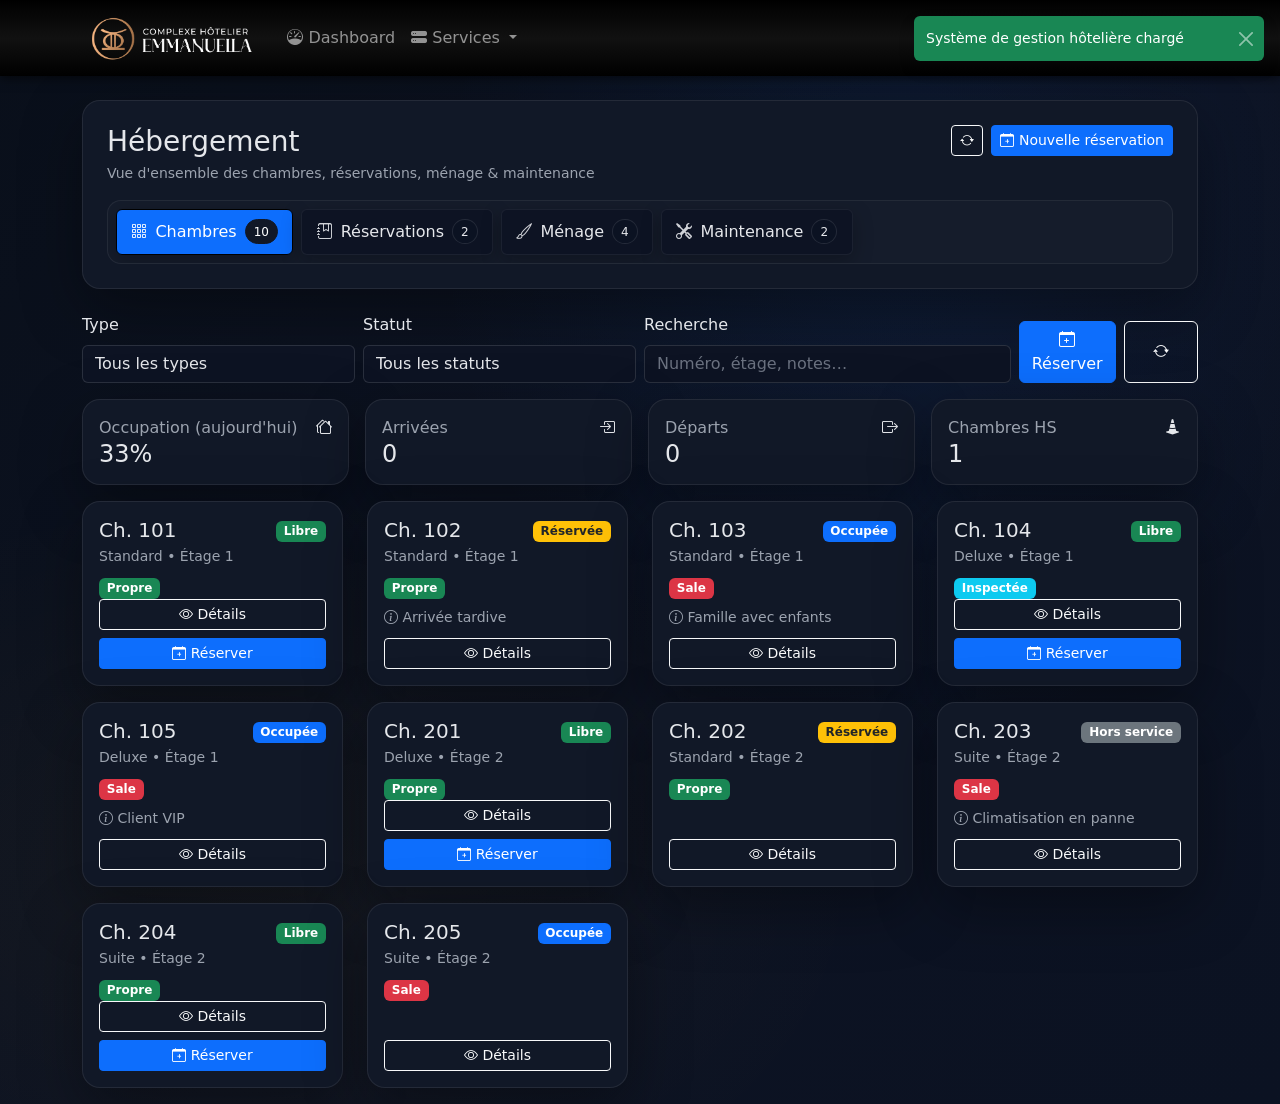
<file: hebergement.html>
<!DOCTYPE html>
<html lang="fr">
<head>
  <meta charset="UTF-8" />
  <meta name="viewport" content="width=device-width, initial-scale=1" />
  <title>Hébergement – Complexe Hôtelier Emmanuella</title>

  <!-- Favicon -->
  <link rel="icon" type="image/png" href="favicon.png">

  <!-- Icônes -->
  <link rel="stylesheet" href="https://cdn.jsdelivr.net/npm/bootstrap-icons@1.11.3/font/bootstrap-icons.css">

  <!-- Bootstrap CSS -->
  <link href="https://cdn.jsdelivr.net/npm/bootstrap@5.3.3/dist/css/bootstrap.min.css" rel="stylesheet" crossorigin="anonymous" />

  <!-- Styles globaux (navbar noire brillante + UI sombre luxe + fond harmonisé) -->
  <style>
    :root{
      --brand: #0d6efd;               /* bleu des boutons */
      --bg0: #090f1a;                 /* fond profond */
      --bg1: #0d1323;                 /* navy sombre (cartes/inputs) */
      --bg2: #0b1222;                 /* variation pour le dégradé */
      --glowBlue: rgba(13,110,253,.08);  /* halo bleu discret */
      --glowGold: rgba(255,193,7,.045);  /* halo doré discret (rappel hover navbar) */
    }

    /* ===== Fond global harmonisé avec toute l’UI ===== */
    body{
      min-height: 100vh;
      background:
        radial-gradient(60% 80% at 70% 20%, var(--glowBlue), transparent 60%),
        radial-gradient(80% 60% at 20% 80%, var(--glowGold), transparent 60%),
        linear-gradient(135deg, var(--bg0) 0%, var(--bg1) 55%, var(--bg2) 100%);
      background-blend-mode: screen, screen, normal;
      color: #e5e7eb;
    }

    /* ===== Navbar noire brillante ===== */
    .navbar{
      background: linear-gradient(180deg, #000 0%, #111 50%, #000 100%);
      box-shadow: 0 2px 10px rgba(0,0,0,.6);
    }
    .navbar-brand img{ height:50px; width:auto; transition: transform .3s ease; }
    .navbar-brand img:hover{ transform: scale(1.05); }
    .navbar .nav-link{ font-weight:500; transition: color .3s ease; }
    .navbar .nav-link:hover{ color:#ffc107 !important; }
    .dropdown-menu{ background:#111; border:none; box-shadow:0 10px 30px rgba(0,0,0,.4); }
    .dropdown-item{ color:#fff; transition: background-color .3s ease, color .3s ease; }
    .dropdown-item:hover{ background:#222; color:#ffc107; }

    /* ===== Cartes / modals sombres réutilisables ===== */
    .card-dark{
      background:#111827;
      border:1px solid rgba(255,255,255,.08);
      border-radius:18px;
      box-shadow:0 20px 60px rgba(0,0,0,.35);
      color:#e5e7eb;
    }
    .text-muted-2{ color:#9ca3af !important; }

    /* ===== Inputs sombres ===== */
    .form-control, .form-select{
      background:#0d1323; color:#e5e7eb; border:1px solid rgba(255,255,255,.12);
    }
    .form-control::placeholder{ color:#6b7280; }
    .form-control:focus, .form-select:focus{
      border-color:var(--brand); box-shadow:0 0 0 .25rem rgba(13,110,253,.25);
    }
    .input-group-text{
      background:#0d1323; color:#9ca3af; border:1px solid rgba(255,255,255,.12);
    }

    /* ===== Boutons ===== */
    .btn-brand{ background:var(--brand); border-color:var(--brand); color:#fff; }
    .btn-brand:hover{ filter:brightness(.95); }
    .btn-outline-light:hover{ color:#000; background:#ffc107; border-color:#ffc107; }

    /* ===== Table sombre (harmonisée) ===== */
    .table-dark-custom{
      --bs-table-bg:#0b1222; --bs-table-striped-bg:#0f1a31; --bs-table-color:#e5e7eb;
    }
    .table-dark-custom th, .table-dark-custom td{ border-color: rgba(255,255,255,.08); }

    /* ===== List group sombre ===== */
    .list-group-dark .list-group-item{
      background:#0d1323; color:#e5e7eb; border:1px solid rgba(255,255,255,.08);
    }

    /* ===== Offcanvas sombre ===== */
    .offcanvas-dark{
      background:#111827; color:#e5e7eb; border-left:1px solid rgba(255,255,255,.08);
    }

    /* ===== Onglets (pills) – version “rail” responsive ===== */
    .tabs-rail{
      display:flex;
      gap:.5rem;
      overflow-x:auto;
      -webkit-overflow-scrolling:touch;
      padding:.5rem;
      scrollbar-width:none;
      border-radius:14px;
      background: rgba(255,255,255,0.02);
      border:1px solid rgba(255,255,255,.06);
    }
    .tabs-rail::-webkit-scrollbar{ display:none; }

    .tab-pill{
      display:flex; align-items:center; gap:.5rem;
      white-space:nowrap;
      padding:.6rem .9rem;
      border-radius:999px;
      background:#0d1323;
      border:1px solid rgba(255,255,255,.06);
      color:#e5e7eb;
      font-weight:500;
      box-shadow: 0 6px 20px rgba(0,0,0,.25);
    }
    .tab-pill .bi{ font-size:1rem; opacity:.9; }
    .tab-pill .tab-count{
      background:#0b1222;
      border:1px solid rgba(255,255,255,.1);
      color:#e5e7eb;
      padding:.15rem .5rem;
      border-radius:999px;
      font-size:.75rem;
    }
    .tab-pill:hover{ color:#ffc107; }
    .tab-pill.active{
      background:#000;
      border-color:#000;
      color:#fff;
    }
    .tab-pill.active .tab-count{
      background:#111827; border-color:#111827; color:#fff;
    }

    /* Sections transparentes (évite “plaques” plus claires) */
    header, main, footer, section{ background: transparent; }

    /* Toasts au-dessus des modals */
    .toast-container{ z-index:1080; }
  </style>
</head>
<body>
  <!-- =========================================== -->
  <!-- BARRE DE NAVIGATION PRINCIPALE -->
  <!-- =========================================== -->
  <nav class="navbar navbar-expand-lg navbar-dark sticky-top">
    <div class="container">
      <a href="index.html" class="navbar-brand d-flex align-items-center gap-2">
        <img src="che-brand-02.png" alt="Logo Complexe Hôtelier Emmanuella" loading="lazy" />
      </a>

      <button class="navbar-toggler" type="button" data-bs-toggle="collapse" data-bs-target="#navbarMain" aria-controls="navbarMain" aria-expanded="false" aria-label="Ouvrir le menu">
        <span class="navbar-toggler-icon"></span>
      </button>

      <div class="collapse navbar-collapse" id="navbarMain">
        <ul class="navbar-nav me-auto mb-2 mb-lg-0">
          <li class="nav-item">
            <!-- Pense à créer dashboard.html si tu souhaites naviguer -->
            <a class="nav-link" href="dashboard.html">
              <i class="bi bi-speedometer"></i> Dashboard
            </a>
          </li>

          <li class="nav-item dropdown">
            <a class="nav-link dropdown-toggle" href="#" id="servicesDropdown" role="button" data-bs-toggle="dropdown" aria-expanded="false">
              <i class="bi bi-hdd-stack-fill"></i> Services
            </a>
            <ul class="dropdown-menu" aria-labelledby="servicesDropdown">
              <li><a class="dropdown-item" href="hebergement.html"><i class="bi bi-house-fill"></i> Hébergement</a></li>
              <li><a class="dropdown-item" href="boissons.html"><i class="bi bi-cup-straw"></i> Boissons et Eaux</a></li>
              <li><a class="dropdown-item" href="nourriture.html"><i class="bi bi-egg-fried"></i> Nourritures</a></li>
              <li><a class="dropdown-item" href="piscine.html"><i class="bi bi-tsunami"></i> Piscine</a></li>
              <li><hr class="dropdown-divider"></li>
              <li><a class="dropdown-item" href="configuration.html"><i class="bi bi-gear-fill"></i> Configuration</a></li>
            </ul>
          </li>
        </ul>

        <div class="d-flex">
          <a href="connexion.html" class="btn btn-primary me-2">Connexion</a>
          <a href="inscription.html" class="btn btn-outline-light">S'enregistrer</a>
        </div>
      </div>
    </div>
  </nav>

  <!-- ===================== EN-TÊTE DE PAGE ===================== -->
  <header class="container py-4">
    <div class="card-dark p-3 p-md-4">
      <div class="d-flex justify-content-between align-items-start flex-wrap gap-3">
        <div>
          <h1 class="h3 mb-1">Hébergement</h1>
          <div class="text-muted-2 small">Vue d'ensemble des chambres, réservations, ménage & maintenance</div>
        </div>

        <!-- Actions header (optionnel) -->
        <div class="d-flex gap-2">
          <button class="btn btn-outline-light btn-sm" id="btnRefreshHeader" title="Actualiser">
            <i class="bi bi-arrow-repeat"></i>
          </button>
          <button class="btn btn-brand btn-sm" data-bs-toggle="modal" data-bs-target="#newResModal">
            <i class="bi bi-calendar-plus"></i> Nouvelle réservation
          </button>
        </div>
      </div>

      <!-- Rail d’onglets responsive -->
      <nav class="mt-3">
        <ul class="nav nav-pills tabs-rail" id="hebergTabs" role="tablist">
          <li class="nav-item" role="presentation">
            <button class="nav-link tab-pill active" id="tab-chambres"
                    data-bs-toggle="pill" data-bs-target="#pane-chambres" type="button" role="tab" aria-controls="pane-chambres" aria-selected="true">
              <i class="bi bi-grid-3x3-gap"></i>
              Chambres
              <span class="tab-count" id="tabCountChambres">--</span>
            </button>
          </li>

          <li class="nav-item" role="presentation">
            <button class="nav-link tab-pill" id="tab-reserv"
                    data-bs-toggle="pill" data-bs-target="#pane-reserv" type="button" role="tab" aria-controls="pane-reserv" aria-selected="false">
              <i class="bi bi-journal-bookmark"></i>
              Réservations
              <span class="tab-count" id="tabCountReserv">--</span>
            </button>
          </li>

          <li class="nav-item" role="presentation">
            <button class="nav-link tab-pill" id="tab-hk"
                    data-bs-toggle="pill" data-bs-target="#pane-hk" type="button" role="tab" aria-controls="pane-hk" aria-selected="false">
              <i class="bi bi-brush"></i>
              Ménage
              <span class="tab-count" id="tabCountHK">--</span>
            </button>
          </li>

          <li class="nav-item" role="presentation">
            <button class="nav-link tab-pill" id="tab-maint"
                    data-bs-toggle="pill" data-bs-target="#pane-maint" type="button" role="tab" aria-controls="pane-maint" aria-selected="false">
              <i class="bi bi-tools"></i>
              Maintenance
              <span class="tab-count" id="tabCountMaint">--</span>
            </button>
          </li>
        </ul>
      </nav>
    </div>
  </header>

  <!-- ===================== CONTENU PRINCIPAL ===================== -->
  <main class="container">
    <div class="tab-content" id="hebergTabsContent">
      <!-- ========== ONGLET CHAMBRES ========== -->
      <div class="tab-pane fade show active" id="pane-chambres" role="tabpanel" aria-labelledby="tab-chambres">

        <!-- Outils -->
        <div class="toolbar mb-3">
          <div class="row g-2 align-items-end">
            <div class="col-12 col-md-3">
              <label class="form-label">Type</label>
              <select class="form-select" id="filterType">
                <option value="">Tous les types</option>
              </select>
            </div>
            <div class="col-12 col-md-3">
              <label class="form-label">Statut</label>
              <select class="form-select" id="filterStatus">
                <option value="">Tous les statuts</option>
                <option value="free">Libre</option>
                <option value="reserved">Réservée</option>
                <option value="occupied">Occupée</option>
                <option value="ooo">Hors service</option>
              </select>
            </div>
            <div class="col-12 col-md-4">
              <label class="form-label">Recherche</label>
              <input class="form-control" id="searchRoom" placeholder="Numéro, étage, notes…" />
            </div>
            <div class="col-12 col-md-2 d-grid d-md-flex gap-2">
              <button class="btn btn-brand w-100 w-md-auto" data-bs-toggle="modal" data-bs-target="#newResModal">
                <i class="bi bi-calendar-plus"></i> Réserver
              </button>
              <button class="btn btn-outline-light w-100 w-md-auto" id="btnRefresh" title="Actualiser">
                <i class="bi bi-arrow-repeat"></i>
              </button>
            </div>
          </div>
        </div>

        <!-- KPI -->
        <div class="row g-3 mb-3">
          <div class="col-6 col-lg-3">
            <div class="card card-dark p-3">
              <div class="d-flex justify-content-between">
                <span class="text-muted-2">Occupation (aujourd'hui)</span><i class="bi bi-houses"></i>
              </div>
              <div class="h4 mb-0" id="kpiOcc">--%</div>
            </div>
          </div>
          <div class="col-6 col-lg-3">
            <div class="card card-dark p-3">
              <div class="d-flex justify-content-between">
                <span class="text-muted-2">Arrivées</span><i class="bi bi-box-arrow-in-right"></i>
              </div>
              <div class="h4 mb-0" id="kpiArr">--</div>
            </div>
          </div>
          <div class="col-6 col-lg-3">
            <div class="card card-dark p-3">
              <div class="d-flex justify-content-between">
                <span class="text-muted-2">Départs</span><i class="bi bi-box-arrow-right"></i>
              </div>
              <div class="h4 mb-0" id="kpiDep">--</div>
            </div>
          </div>
          <div class="col-6 col-lg-3">
            <div class="card card-dark p-3">
              <div class="d-flex justify-content-between">
                <span class="text-muted-2">Chambres HS</span><i class="bi bi-cone-striped"></i>
              </div>
              <div class="h4 mb-0" id="kpiOoo">--</div>
            </div>
          </div>
        </div>

        <!-- Grille des chambres -->
        <div class="row" id="roomsGrid"></div>
      </div>

      <!-- ========== ONGLET RÉSERVATIONS ========== -->
      <div class="tab-pane fade" id="pane-reserv" role="tabpanel" aria-labelledby="tab-reserv">
        <div class="card card-dark p-3">
          <div class="d-flex justify-content-between align-items-center mb-3">
            <h5 class="mb-0">Réservations</h5>
            <button class="btn btn-brand" data-bs-toggle="modal" data-bs-target="#newResModal">
              <i class="bi bi-plus-lg"></i> Nouvelle réservation
            </button>
          </div>
          <div class="table-responsive">
            <table class="table table-dark table-striped table-dark-custom align-middle mb-0">
              <thead>
                <tr>
                  <th>Code</th><th>Client</th><th>Chambre</th><th>Arrivée</th><th>Départ</th><th>Statut</th>
                </tr>
              </thead>
              <tbody id="reservTable"></tbody>
            </table>
          </div>
        </div>
      </div>

      <!-- ========== ONGLET MÉNAGE ========== -->
      <div class="tab-pane fade" id="pane-hk" role="tabpanel" aria-labelledby="tab-hk">
        <div class="row g-3">
          <div class="col-md-3"><div class="card card-dark"><div class="card-header border-0"><strong>Sale</strong></div><ul class="list-group list-group-flush list-group-dark" id="hk-dirty"></ul></div></div>
          <div class="col-md-3"><div class="card card-dark"><div class="card-header border-0"><strong>En cours</strong></div><ul class="list-group list-group-flush list-group-dark" id="hk-progress"></ul></div></div>
          <div class="col-md-3"><div class="card card-dark"><div class="card-header border-0"><strong>Inspectée</strong></div><ul class="list-group list-group-flush list-group-dark" id="hk-inspected"></ul></div></div>
          <div class="col-md-3"><div class="card card-dark"><div class="card-header border-0"><strong>Propre</strong></div><ul class="list-group list-group-flush list-group-dark" id="hk-clean"></ul></div></div>
        </div>
      </div>

      <!-- ========== ONGLET MAINTENANCE ========== -->
      <div class="tab-pane fade" id="pane-maint" role="tabpanel" aria-labelledby="tab-maint">
        <div class="card card-dark p-3">
          <div class="d-flex justify-content-between align-items-center mb-3">
            <h5 class="mb-0">Tickets de maintenance</h5>
            <button class="btn btn-outline-light" id="btnNewTicket"><i class="bi bi-tools"></i> Nouveau ticket</button>
          </div>
          <div id="ticketsList" class="row g-3"></div>
        </div>
      </div>
    </div>
  </main>

  <!-- ===================== OFFCANVAS DÉTAILS ===================== -->
  <div class="offcanvas offcanvas-end offcanvas-dark" tabindex="-1" id="roomCanvas" aria-labelledby="roomCanvasLabel">
    <div class="offcanvas-header">
      <h5 class="offcanvas-title" id="roomCanvasLabel">Détails de la chambre</h5>
      <button type="button" class="btn-close btn-close-white" data-bs-dismiss="offcanvas" aria-label="Fermer"></button>
    </div>
    <div class="offcanvas-body"><div id="roomDetail"></div></div>
  </div>

  <!-- ===================== MODAL NOUVELLE RÉSERVATION ===================== -->
  <div class="modal fade" id="newResModal" tabindex="-1" aria-hidden="true">
    <div class="modal-dialog modal-lg modal-dialog-centered">
      <div class="modal-content card-dark">
        <div class="modal-header border-0">
          <h5 class="modal-title"><i class="bi bi-calendar-plus me-2"></i>Nouvelle réservation</h5>
          <button class="btn-close btn-close-white" data-bs-dismiss="modal" aria-label="Fermer"></button>
        </div>
        <div class="modal-body">
          <form id="newResForm" novalidate>
            <div class="row g-3">
              <div class="col-md-4"><label class="form-label">Date d'arrivée</label><input type="date" class="form-control" id="resIn" required></div>
              <div class="col-md-4"><label class="form-label">Date de départ</label><input type="date" class="form-control" id="resOut" required></div>
              <div class="col-md-4"><label class="form-label">Type de chambre</label><select class="form-select" id="resType" required></select></div>
              <div class="col-md-6"><label class="form-label">Nom du client</label><input class="form-control" id="resGuest" placeholder="Nom du client" required /></div>
              <div class="col-md-6"><label class="form-label">Contact</label><input class="form-control" id="resContact" placeholder="Téléphone ou e-mail" /></div>
              <div class="col-12"><label class="form-label">Notes supplémentaires</label><textarea class="form-control" id="resNotes" placeholder="Préférences, heure d'arrivée, demandes spéciales…" rows="2"></textarea></div>
            </div>
          </form>
        </div>
        <div class="modal-footer border-0">
          <button class="btn btn-outline-light" data-bs-dismiss="modal">Annuler</button>
          <button class="btn btn-brand" id="btnCreateRes"><i class="bi bi-check2"></i> Créer la réservation</button>
        </div>
      </div>
    </div>
  </div>

  <!-- ===================== TOASTS ===================== -->
  <div class="toast-container position-fixed top-0 end-0 p-3">
    <div id="mainToast" class="toast align-items-center text-bg-dark border-0" role="alert" aria-live="assertive" aria-atomic="true">
      <div class="d-flex">
        <div class="toast-body" id="toastMsg">Système prêt</div>
        <button type="button" class="btn-close btn-close-white me-2 m-auto" data-bs-dismiss="toast"></button>
      </div>
    </div>
  </div>

  <!-- Bootstrap JS -->
  <script src="https://cdn.jsdelivr.net/npm/bootstrap@5.3.3/dist/js/bootstrap.bundle.min.js" crossorigin="anonymous"></script>

  <script>
    // ===================== ÉTAT APP =====================
    const AppState = {
      roomTypes: [
        { id: 1, name: 'Standard', capacity: 2 },
        { id: 2, name: 'Deluxe', capacity: 3 },
        { id: 3, name: 'Suite',  capacity: 4 },
      ],
      rooms: [
        {id:1, number:'101', floor:'1', typeId:1, status:'free',     hk:'clean',     notes:''},
        {id:2, number:'102', floor:'1', typeId:1, status:'reserved', hk:'clean',     notes:'Arrivée tardive'},
        {id:3, number:'103', floor:'1', typeId:1, status:'occupied', hk:'dirty',     notes:'Famille avec enfants'},
        {id:4, number:'104', floor:'1', typeId:2, status:'free',     hk:'inspected', notes:''},
        {id:5, number:'105', floor:'1', typeId:2, status:'occupied', hk:'dirty',     notes:'Client VIP'},
        {id:6, number:'201', floor:'2', typeId:2, status:'free',     hk:'clean',     notes:''},
        {id:7, number:'202', floor:'2', typeId:1, status:'reserved', hk:'clean',     notes:''},
        {id:8, number:'203', floor:'2', typeId:3, status:'ooo',      hk:'dirty',     notes:'Climatisation en panne'},
        {id:9, number:'204', floor:'2', typeId:3, status:'free',     hk:'clean',     notes:''},
        {id:10, number:'205', floor:'2', typeId:3, status:'occupied',hk:'dirty',     notes:''},
      ],
      reservations: [
        {code:'CHE-2025-0001', guest:'Martin Dubois',  room:'102', in:'2025-09-23', out:'2025-09-25', status:'confirmed'},
        {code:'CHE-2025-0002', guest:'Sophie Lambert', room:'203', in:'2025-09-22', out:'2025-09-24', status:'checked_in'},
      ],
      tickets: [
        {id:1, room:'203', title:'Climatisation HS', status:'open',        createdAt: '2025-09-20'},
        {id:2, room:'305', title:'Peinture écaillée', status:'in_progress',createdAt: '2025-09-19'},
      ],
      saveToLocalStorage(){
        try{
          const data = { rooms:this.rooms, reservations:this.reservations, tickets:this.tickets, lastUpdated:new Date().toISOString() };
          localStorage.setItem('hotelManagementData', JSON.stringify(data));
        }catch(e){ console.error(e); showToast('Erreur de sauvegarde des données','error'); }
      },
      loadFromLocalStorage(){
        try{
          const saved = localStorage.getItem('hotelManagementData');
          if(saved){
            const data = JSON.parse(saved);
            this.rooms = data.rooms || this.rooms;
            this.reservations = data.reservations || this.reservations;
            this.tickets = data.tickets || this.tickets;
            showToast('Données chargées avec succès','success');
          }
        }catch(e){ console.error(e); showToast('Erreur de chargement des données','error'); }
      }
    };

    // ===================== RÉFÉRENCES DOM =====================
    const roomsGrid   = document.getElementById('roomsGrid');
    const filterType  = document.getElementById('filterType');
    const filterStatus= document.getElementById('filterStatus');
    const searchRoom  = document.getElementById('searchRoom');
    const reservTable = document.getElementById('reservTable');
    const ticketsList = document.getElementById('ticketsList');

    const HK_COLUMNS = {
      dirty     : document.getElementById('hk-dirty'),
      progress  : document.getElementById('hk-progress'),
      inspected : document.getElementById('hk-inspected'),
      clean     : document.getElementById('hk-clean')
    };

    const toastEl  = document.getElementById('mainToast');
    const toast    = new bootstrap.Toast(toastEl, { delay: 3000 });
    const toastMsg = document.getElementById('toastMsg');

    // Compteurs d’onglets
    const tabCountChambres = document.getElementById('tabCountChambres');
    const tabCountReserv   = document.getElementById('tabCountReserv');
    const tabCountHK       = document.getElementById('tabCountHK');
    const tabCountMaint    = document.getElementById('tabCountMaint');

    // ===================== UTILS =====================
    function getRoomTypeName(typeId){ const t = AppState.roomTypes.find(x=>x.id===typeId); return t ? t.name : 'Type inconnu'; }
    function getStatusBadge(status){
      const b = {
        free:'<span class="badge bg-success">Libre</span>',
        reserved:'<span class="badge bg-warning text-dark">Réservée</span>',
        occupied:'<span class="badge bg-primary">Occupée</span>',
        ooo:'<span class="badge bg-secondary">Hors service</span>'
      };
      return b[status] || '';
    }
    function getHousekeepingBadge(status){
      const b = {
        clean:'<span class="badge bg-success">Propre</span>',
        dirty:'<span class="badge bg-danger">Sale</span>',
        inspected:'<span class="badge bg-info">Inspectée</span>'
      };
      return b[status] || '';
    }
    function showToast(message, type='info'){
      const types = {
        success:'text-bg-success', error:'text-bg-danger',
        warning:'text-bg-warning', info:'text-bg-dark'
      };
      toastEl.className = `toast align-items-center ${types[type] || types.info} border-0`;
      toastMsg.textContent = message;
      toast.show();
    }
    function getCurrentDate(){ return new Date().toISOString().split('T')[0]; }
    function debounce(fn, wait){ let t; return (...a)=>{ clearTimeout(t); t=setTimeout(()=>fn(...a), wait); }; }

    // Met à jour les badges des onglets (responsive + dynamique)
    function updateTabBadges(){
      tabCountChambres.textContent = AppState.rooms.length;
      tabCountReserv.textContent   = AppState.reservations.length;
      // Pour Ménage, on met le nombre de chambres "dirty"
      tabCountHK.textContent       = AppState.rooms.filter(r => r.hk === 'dirty').length;
      // Pour Maintenance, on montre tickets non clos
      tabCountMaint.textContent    = AppState.tickets.filter(t => t.status !== 'closed').length;
    }

    // ===================== CHAMBRES =====================
    function populateRoomTypeFilters(){
      filterType.innerHTML = '<option value="">Tous les types</option>';
      document.getElementById('resType').innerHTML = '<option value="">Sélectionnez un type</option>';
      AppState.roomTypes.forEach(t=>{
        filterType.appendChild(new Option(t.name, t.id));
        document.getElementById('resType').appendChild(new Option(t.name, t.id));
      });
    }

    function getFilteredRooms(){
      const tf = filterType.value, sf = filterStatus.value, q = searchRoom.value.trim().toLowerCase();
      return AppState.rooms.filter(r=>{
        const byType = !tf || r.typeId.toString()===tf;
        const byStatus = !sf || r.status===sf;
        const byText = !q || r.number.toLowerCase().includes(q) ||
                        r.floor.toLowerCase().includes(q)   ||
                        r.notes.toLowerCase().includes(q)   ||
                        getRoomTypeName(r.typeId).toLowerCase().includes(q);
        return byType && byStatus && byText;
      });
    }

    function renderRoomsGrid(){
      const list = getFilteredRooms();
      if(!list.length){
        roomsGrid.innerHTML = `
          <div class="col-12 text-center py-5">
            <i class="bi bi-search display-1 text-muted-2"></i>
            <h4 class="mt-3 text-muted-2">Aucune chambre trouvée</h4>
            <p class="text-muted-2">Aucune chambre ne correspond à vos critères de recherche.</p>
          </div>`;
        updateKPICards();
        updateTabBadges();
        return;
      }

      roomsGrid.innerHTML = list.map(room=>`
        <div class="col-12 col-sm-6 col-lg-4 col-xl-3 mb-3">
          <div class="card card-dark h-100">
            <div class="card-body d-flex flex-column">
              <div class="d-flex justify-content-between align-items-start">
                <div>
                  <h5 class="card-title mb-1">Ch. ${room.number}</h5>
                  <div class="small text-muted-2">${getRoomTypeName(room.typeId)} • Étage ${room.floor}</div>
                </div>
                <div>${getStatusBadge(room.status)}</div>
              </div>

              <div class="mt-2">${getHousekeepingBadge(room.hk)}</div>

              ${room.notes ? `<div class="mt-2 small text-muted-2"><i class="bi bi-info-circle"></i> ${room.notes}</div>` : ''}

              <div class="d-grid gap-2 mt-3 mt-auto">
                <button class="btn btn-outline-light btn-sm" onclick="openRoomDetails(${room.id})">
                  <i class="bi bi-eye"></i> Détails
                </button>

                ${room.status === 'free' ? `
                  <button class="btn btn-brand btn-sm"
                          data-bs-toggle="modal" data-bs-target="#newResModal"
                          onclick="prefillReservationType(${room.typeId})">
                    <i class="bi bi-calendar-plus"></i> Réserver
                  </button>
                ` : ''}
              </div>
            </div>
          </div>
        </div>`).join('');

      updateKPICards();
      updateTabBadges();
    }

    function updateKPICards(){
      const total = AppState.rooms.filter(r=>r.status!=='ooo').length;
      const occ = AppState.rooms.filter(r=>r.status==='occupied').length;
      const rate = total>0 ? Math.round((occ/total)*100) : 0;

      const today = getCurrentDate();
      const arr = AppState.reservations.filter(r=>r.in===today).length;
      const dep = AppState.reservations.filter(r=>r.out===today).length;
      const ooo = AppState.rooms.filter(r=>r.status==='ooo').length;

      document.getElementById('kpiOcc').textContent = `${rate}%`;
      document.getElementById('kpiArr').textContent = arr;
      document.getElementById('kpiDep').textContent = dep;
      document.getElementById('kpiOoo').textContent = ooo;
    }

    // ===== Offcanvas détails =====
    window.openRoomDetails = function(id){
      const room = AppState.rooms.find(r=>r.id===id);
      if(!room){ showToast('Chambre non trouvée','error'); return; }

      const res = AppState.reservations.filter(x=>x.room===room.number);
      document.getElementById('roomDetail').innerHTML = `
        <div class="d-flex justify-content-between align-items-start mb-3">
          <div>
            <h4 class="mb-0">Chambre ${room.number}</h4>
            <div class="text-muted-2 small">${getRoomTypeName(room.typeId)} • Étage ${room.floor}</div>
          </div>
          <div>${getStatusBadge(room.status)}</div>
        </div>

        <div class="mb-3">${getHousekeepingBadge(room.hk)}</div>

        ${room.notes ? `<div class="alert alert-dark small mb-3"><i class="bi bi-card-text"></i> ${room.notes}</div>` : ''}

        <div class="d-flex gap-2 flex-wrap mb-4">
          <button class="btn btn-outline-light btn-sm" onclick="updateHousekeepingStatus(${room.id}, 'dirty')">
            <i class="bi bi-trash"></i> Marquer sale
          </button>
          <button class="btn btn-outline-light btn-sm" onclick="updateHousekeepingStatus(${room.id}, 'inspected')">
            <i class="bi bi-search"></i> Inspectée
          </button>
          <button class="btn btn-outline-light btn-sm" onclick="updateHousekeepingStatus(${room.id}, 'clean')">
            <i class="bi bi-check2"></i> Propre
          </button>
          <button class="btn btn-outline-warning btn-sm" onclick="toggleOutOfOrderStatus(${room.id})">
            <i class="bi bi-cone-striped"></i> ${room.status==='ooo'?'Réactiver':'Mettre HS'}
          </button>
        </div>

        <hr>

        <h6 class="mb-3">Réservations à venir</h6>
        ${res.length ? `
          <div class="small">
            ${res.slice(0,3).map(r=>`
              <div class="d-flex justify-content-between align-items-center mb-2">
                <div>
                  <strong>${r.code}</strong><br>
                  <span class="text-muted-2">${r.in} → ${r.out}</span>
                </div>
                <span class="badge bg-secondary">${r.status}</span>
              </div>
            `).join('')}
          </div>
        ` : `<p class="text-muted-2 small">Aucune réservation à venir</p>`}
      `;
      new bootstrap.Offcanvas('#roomCanvas').show();
    }

    window.updateHousekeepingStatus = function(id, st){
      const r = AppState.rooms.find(x=>x.id===id);
      if(r){
        r.hk = st;
        AppState.saveToLocalStorage();
        renderRoomsGrid();
        renderHousekeepingBoard();
        showToast(`Statut ménage mis à jour pour la chambre ${r.number}`,'success');
      }
    }

    window.toggleOutOfOrderStatus = function(id){
      const r = AppState.rooms.find(x=>x.id===id);
      if(r){
        r.status = r.status==='ooo' ? 'free' : 'ooo';
        AppState.saveToLocalStorage();
        renderRoomsGrid();
        renderHousekeepingBoard();
        showToast(`Chambre ${r.number} ${r.status==='ooo'?'mise hors service':'réactivée'}`, r.status==='ooo'?'warning':'success');
      }
    }

    window.prefillReservationType = function(typeId){
      document.getElementById('resType').value = typeId;
    }

    // ===================== RÉSERVATIONS =====================
    function renderReservationsTable(){
      if(!AppState.reservations.length){
        reservTable.innerHTML = `
          <tr>
            <td colspan="6" class="text-center py-4 text-muted-2">
              <i class="bi bi-calendar-x display-4"></i>
              <div class="mt-2">Aucune réservation</div>
            </td>
          </tr>`;
        updateTabBadges();
        return;
      }

      reservTable.innerHTML = AppState.reservations.map(r=>`
        <tr>
          <td><strong>${r.code}</strong></td>
          <td>${r.guest}</td>
          <td>Ch. ${r.room}</td>
          <td>${r.in}</td>
          <td>${r.out}</td>
          <td><span class="badge ${getReservationStatusBadge(r.status)}">${getReservationStatusText(r.status)}</span></td>
        </tr>`).join('');
      updateTabBadges();
    }

    function getReservationStatusBadge(s){
      const m = {
        confirmed:'bg-warning text-dark',
        checked_in:'bg-success',
        checked_out:'bg-secondary',
        cancelled:'bg-danger'
      };
      return m[s] || 'bg-secondary';
    }
    function getReservationStatusText(s){
      const m = {
        confirmed:'Confirmée',
        checked_in:'En cours',
        checked_out:'Terminée',
        cancelled:'Annulée'
      };
      return m[s] || s;
    }

    document.getElementById('btnCreateRes').addEventListener('click', ()=>{
      const form = document.getElementById('newResForm');
      if(!form.checkValidity()){
        form.classList.add('was-validated');
        showToast('Veuillez remplir tous les champs obligatoires','error');
        return;
      }
      const roomTypeId = document.getElementById('resType').value;
      const checkIn    = document.getElementById('resIn').value;
      const checkOut   = document.getElementById('resOut').value;
      const guestName  = document.getElementById('resGuest').value.trim();
      const contact    = document.getElementById('resContact').value.trim();
      const notes      = document.getElementById('resNotes').value.trim();

      if(new Date(checkOut) <= new Date(checkIn)){
        showToast('La date de départ doit être après la date d\'arrivée','error');
        return;
      }

      const availableRoom = AppState.rooms.find(r =>
        r.typeId.toString()===roomTypeId && r.status==='free' && r.hk==='clean'
      );
      if(!availableRoom){
        showToast('Aucune chambre disponible pour ce type et cette période','error');
        return;
      }

      const code = 'CHE-' + new Date().getFullYear() + '-' + String(AppState.reservations.length+1).padStart(4,'0');
      const newRes = { code, guest:guestName, room:availableRoom.number, in:checkIn, out:checkOut, contact, notes, status:'confirmed', createdAt:getCurrentDate() };

      AppState.reservations.unshift(newRes);
      availableRoom.status='reserved';

      AppState.saveToLocalStorage();
      renderRoomsGrid();
      renderReservationsTable();

      showToast(`Réservation ${code} créée pour la chambre ${availableRoom.number}`,'success');
      bootstrap.Modal.getInstance('#newResModal').hide();
      form.reset();
      form.classList.remove('was-validated');
    });

    // ===================== MÉNAGE (KANBAN) =====================
    function renderHousekeepingBoard(){
      Object.values(HK_COLUMNS).forEach(c=>c.innerHTML='');
      AppState.rooms.forEach(room=>{
        const li = document.createElement('li');
        li.className = 'list-group-item d-flex justify-content-between align-items-center';
        li.innerHTML = `
          <div>
            <strong>Ch. ${room.number}</strong>
            <div class="small text-muted-2">${getRoomTypeName(room.typeId)}</div>
          </div>
          <div class="btn-group btn-group-sm">
            <button class="btn btn-outline-light" onclick="updateHousekeepingStatus(${room.id}, 'dirty')" title="Marquer comme sale"><i class="bi bi-trash"></i></button>
            <button class="btn btn-outline-light" onclick="updateHousekeepingStatus(${room.id}, 'inspected')" title="Marquer comme inspectée"><i class="bi bi-search"></i></button>
            <button class="btn btn-outline-light" onclick="updateHousekeepingStatus(${room.id}, 'clean')" title="Marquer comme propre"><i class="bi bi-check2"></i></button>
          </div>`;
        if(room.hk==='dirty') HK_COLUMNS.dirty.appendChild(li);
        else if(room.hk==='inspected') HK_COLUMNS.inspected.appendChild(li);
        else if(room.hk==='clean') HK_COLUMNS.clean.appendChild(li);
        else HK_COLUMNS.progress.appendChild(li);
      });
      updateTabBadges();
    }

    // ===================== MAINTENANCE =====================
    function renderMaintenanceTickets(){
      if(!AppState.tickets.length){
        ticketsList.innerHTML = `
          <div class="col-12 text-center py-4">
            <i class="bi bi-check-circle display-1 text-muted-2"></i>
            <h5 class="mt-3 text-muted-2">Aucun ticket de maintenance</h5>
            <p class="text-muted-2">Tous les équipements fonctionnent correctement.</p>
          </div>`;
        updateTabBadges();
        return;
      }

      ticketsList.innerHTML = AppState.tickets.map(t=>`
        <div class="col-md-6 col-lg-4">
          <div class="card card-dark h-100">
            <div class="card-body d-flex flex-column">
              <div class="d-flex justify-content-between align-items-start mb-2">
                <div>
                  <div class="small text-muted-2">Ch. ${t.room}</div>
                  <h6 class="card-title mb-1">${t.title}</h6>
                </div>
                <span class="badge ${getTicketStatusBadge(t.status)}">${getTicketStatusText(t.status)}</span>
              </div>

              <div class="small text-muted-2 mb-3">
                <i class="bi bi-calendar"></i> Créé le ${t.createdAt}
              </div>

              <div class="mt-auto">
                ${t.status!=='closed' ? `
                  <button class="btn btn-outline-light btn-sm w-100" onclick="advanceTicketStatus(${t.id})">
                    <i class="bi bi-arrow-right"></i> ${t.status==='open'?'Commencer':'Terminer'}
                  </button>
                ` : `
                  <button class="btn btn-outline-secondary btn-sm w-100" disabled>
                    <i class="bi bi-check2"></i> Résolu
                  </button>
                `}
              </div>
            </div>
          </div>
        </div>`).join('');
      updateTabBadges();
    }
    function getTicketStatusBadge(s){ const m = { open:'bg-danger', in_progress:'bg-warning text-dark', closed:'bg-success' }; return m[s] || 'bg-secondary'; }
    function getTicketStatusText(s){ const m = { open:'Ouvert', in_progress:'En cours', closed:'Fermé' }; return m[s] || s; }
    window.advanceTicketStatus = function(id){
      const t = AppState.tickets.find(x=>x.id===id);
      if(t){
        t.status = t.status==='open' ? 'in_progress' : 'closed';
        AppState.saveToLocalStorage();
        renderMaintenanceTickets();
        showToast('Statut du ticket mis à jour','success');
      }
    }
    document.getElementById('btnNewTicket').addEventListener('click', ()=>{
      const id = Math.max(0,...AppState.tickets.map(t=>t.id))+1;
      const rooms=['101','204','302','405'];
      const probs=['Fuite robinet','TV ne fonctionne pas','Problème Wi-Fi','Lampe défectueuse','Rideau cassé'];
      const newT = {
        id, room:rooms[Math.floor(Math.random()*rooms.length)],
        title:probs[Math.floor(Math.random()*probs.length)],
        status:'open', createdAt:getCurrentDate()
      };
      AppState.tickets.unshift(newT);
      AppState.saveToLocalStorage();
      renderMaintenanceTickets();
      showToast('Nouveau ticket créé','success');
    });

    // ===================== INIT =====================
    function initializeApplication(){
      AppState.loadFromLocalStorage();
      populateRoomTypeFilters();
      renderRoomsGrid();
      renderReservationsTable();
      renderHousekeepingBoard();
      renderMaintenanceTickets();

      document.getElementById('btnRefresh').addEventListener('click', ()=>{
        renderRoomsGrid();
        showToast('Interface actualisée','info');
      });
      document.getElementById('btnRefreshHeader').addEventListener('click', ()=>{
        renderRoomsGrid();
        renderReservationsTable();
        renderHousekeepingBoard();
        renderMaintenanceTickets();
        showToast('Tableaux actualisés','info');
      });

      filterType.addEventListener('change', renderRoomsGrid);
      filterStatus.addEventListener('change', renderRoomsGrid);
      searchRoom.addEventListener('input', debounce(renderRoomsGrid, 300));

      const today = getCurrentDate();
      const tomorrow = new Date(); tomorrow.setDate(tomorrow.getDate()+1);
      document.getElementById('resIn').value = today;
      document.getElementById('resOut').value = tomorrow.toISOString().split('T')[0];
      document.getElementById('resIn').min = today;

      updateTabBadges();
      showToast('Système de gestion hôtelière chargé','success');
    }
    document.addEventListener('DOMContentLoaded', initializeApplication);
  </script>
</body>
</html>
</file>
